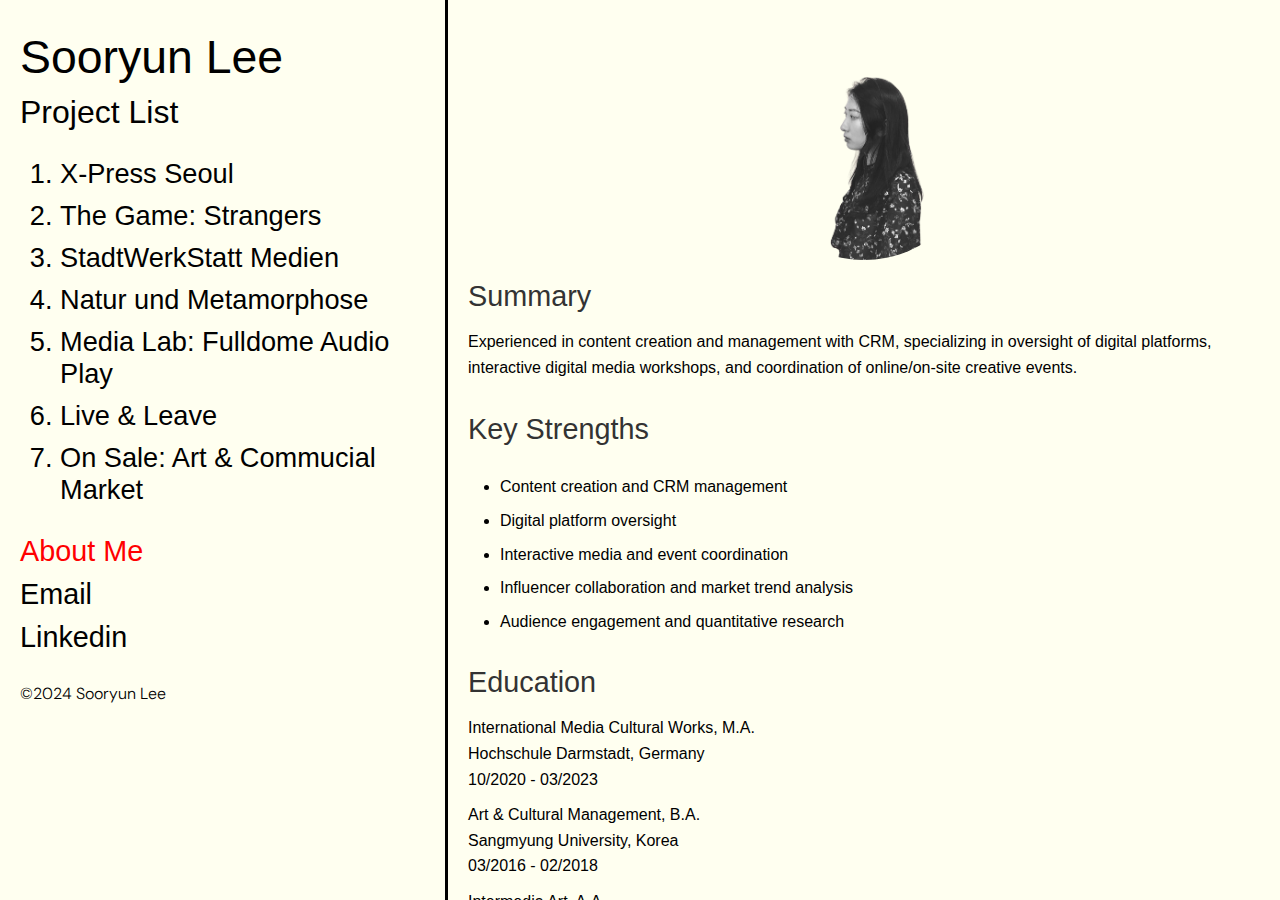
<file: aboutme.html>
<!DOCTYPE html>
<html lang="en">
<head>
    <!-- Google tag (gtag.js) -->
<script async src="https://www.googletagmanager.com/gtag/js?id=G-XNJ6XD9514"></script>
<script>
  window.dataLayer = window.dataLayer || [];
  function gtag(){dataLayer.push(arguments);}
  gtag('js', new Date());

  gtag('config', 'G-XNJ6XD9514');
</script>


    <meta charset="UTF-8">
    <meta name="viewport" content="width=device-width, initial-scale=1.0">
    <title>Sooryun Lee</title>
    <link rel="stylesheet" href="stylexpress.css">
</head>
<body>
    <button onclick="toggleMenu()" class="hamburger-menu">
        ☰
    </button>
    <div class="container">
        <div class="left-panel">
            <h1>Sooryun Lee</h1>
            <h2><a href="index.html">Project List</a></h2>
                
                <ol>
                    <li><a href="index.html" >X-Press Seoul </a></li>
                    <li><a href="Strangers.html">The Game: Strangers</a></li>
                    <li><a href="stadt.html">StadtWerkStatt Medien</a></li>
                    <li><a href="natur.html">Natur und Metamorphose</a></li>
                    <li><a href="mediaLab.html">Media Lab: Fulldome Audio Play</a></li>
                    <li><a href="live.html">Live & Leave</a></li>
                    <li><a href="artmarket.html">On Sale: Art & Commucial Market</a></li>
                </ol>
               
           
            <ul>
               
                <li><a href="aboutme.html"  style="color: red;">About Me</a></li>

                
                <li><a href=mailto:“leesooryunn@gmail.com”>Email</a></li>
                <li><a href="https://www.linkedin.com/in/leesooryun" target="_blank" rel="noopener noreferrer">Linkedin</a></li>
            </ul>
            
            <p>©2024 Sooryun Lee</p>
        </div>

        <div class="right-panel">

           

                <img src="image/AboutmeProfile1.png" alt="profile" class="Profilecontainer">
            
           
                <section class="cv-section">
                    <h2>Summary</h2>
                    <p>Experienced in content creation and management with CRM, specializing in oversight of digital platforms, interactive digital media workshops, and coordination of online/on-site creative events.</p>
                </section>
                
                <section class="cv-section">
                    <h2>Key Strengths</h2>
                    <ul class="skills">
                        <li>Content creation and CRM management</li>
                        <li>Digital platform oversight</li>
                        <li>Interactive media and event coordination</li>
                        <li>Influencer collaboration and market trend analysis</li>
                        <li>Audience engagement and quantitative research</li>
                    </ul>
                </section>
                
                <section class="cv-section">
                    <h2>Education</h2>
                    <p>International Media Cultural Works, M.A.<br>Hochschule Darmstadt, Germany<br>10/2020 - 03/2023</p>
                    <p>Art & Cultural Management, B.A.<br>Sangmyung University, Korea<br>03/2016 - 02/2018</p>
                    <p>Intermedia Art, A.A.<br>Kaywon University of Art & Design, Sangmyung University, Korea<br>Mar 2016 - Feb 2018</p>
                </section>
                
                <section class="cv-section">
                    <h2>Experience</h2>
                    <div class="experience-item">
                        <h3>Operation Manager</h3>
                        <p>Avocado Communications GmbH, Berlin<br>05/2023 - 11/2023</p>
                        <p>Managing digital marketing and logistics for product promotion and influencer collaboration.</p>
                    </div>
                   
                    <div class="experience-item">
                        <h3>Production Assistant</h3>
                        <p>Arsenal – Institut für Film und Videokunst e.V.<br>07/2021 - 09/2021</p>
                        <p>Supported film festival operations, managing creative assets and coordinating guest logistics.</p>
                    </div>
                    <div class="experience-item">
                        <h3>Evaluation Researcher</h3>
                        <p>KIMA Corp.<br>10/2018 - 12/2018</p>
                        <p>Conducted evaluations and reports on cultural events to improve audience engagement and communication.</p>
                    </div>
                    <div class="experience-item">
                        <h3>Visitor Assistant</h3>
                        <p>National Library of Korea - Archives and Media Museum<br>02/2017 - 12/2017 Seoul</p>
                        <p>Facilitated interactive activities and tours, enhancing visitor experience and engagement.</p>
                    </div>
                </section>

                <section class="cv-section">
                    <h2>Language</h2>
                    <ul>
                        <li>English: Fluent</li>
                        <li>Deutsch: B2 </li>
                        <li>Korean: Native</li>
                       
                    </ul>
                    <br>
                    <br>
                </section>


                
            </div>
            
            
                
        
    </div>
    <script src="script.js"></script>
  
    
   
</body>
</html>
</file>
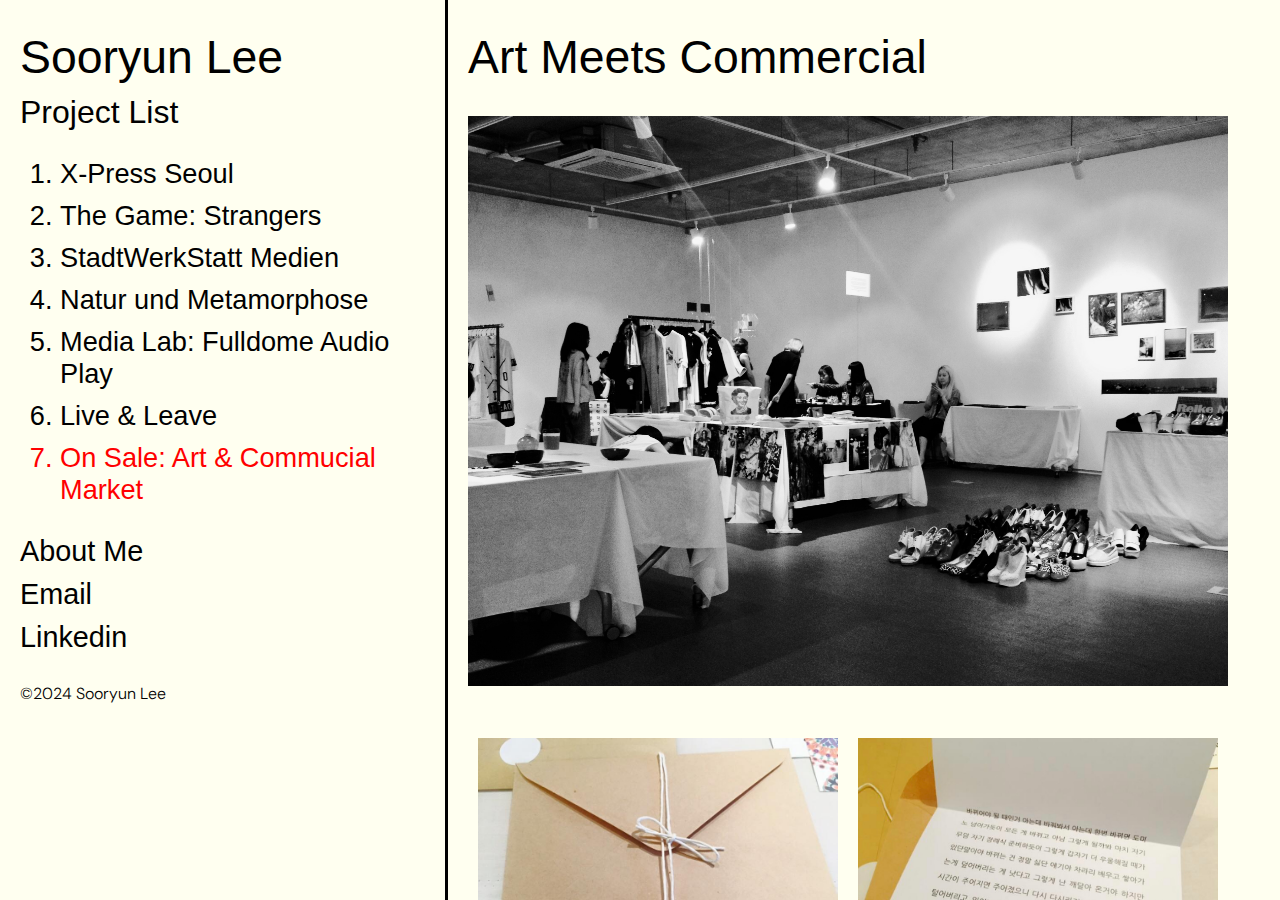
<file: artmarket.html>
<!DOCTYPE html>
<html lang="en">
<head>
    <!-- Google tag (gtag.js) -->
<script async src="https://www.googletagmanager.com/gtag/js?id=G-XNJ6XD9514"></script>
<script>
  window.dataLayer = window.dataLayer || [];
  function gtag(){dataLayer.push(arguments);}
  gtag('js', new Date());

  gtag('config', 'G-XNJ6XD9514');
</script>


    <meta charset="UTF-8">
    <meta name="viewport" content="width=device-width, initial-scale=1.0">
    <title>Sooryun Lee</title>
    <link rel="stylesheet" href="stylexpress.css">
</head>
<body>
    <button onclick="toggleMenu()" class="hamburger-menu">
        ☰
    </button>
    <div class="container">
        <div class="left-panel">
            <h1>Sooryun Lee</h1>
            <h2><a href="index.html">Project List</a></h2>
            <ol>
                <li><a href="index.html">X-Press Seoul </a></li>
                <li><a href="Strangers.html">The Game: Strangers</a></li>
                <li><a href="stadt.html">StadtWerkStatt Medien</a></li>
                <li><a href="natur.html">Natur und Metamorphose</a></li>
                <li><a href="mediaLab.html">Media Lab: Fulldome Audio Play</a></li>
                <li><a href="live.html">Live & Leave</a></li>
                <li style="color: red;"><a href="artmarket.html" style="color: red;">On Sale: Art & Commucial Market</a></li>
               
            </ol>
           
            <ul>
                <li><a href="aboutme.html">About Me</a></li>
                <li><a href=mailto:“leesooryunn@gmail.com”>Email</a></li>
                <li><a href="https://www.linkedin.com/in/leesooryun" target="_blank" rel="noopener noreferrer">Linkedin</a></li>

            </ul>
            <p>©2024 Sooryun Lee</p>
          </div>

      <div class="right-panel">
           
                <h1>Art Meets Commercial</h1>
                <div class="imageFullContainer">
                    <img src="image/artmarket.JPG" alt="BlueSquare artmarket">
                </div>
                <div class="imagecontainer">
                    <img src="image/artmarket1.jpg" alt="Exhibition product">
                    <img src="image/artmarket2.jpg" alt="Exhibition product">
    
                </div>
    
                <section>
                  <strong><em>
                  Location: Seoul, Korea<br>
                    Role: Art Product design<br></em></strong>
                    
                    <p>
                      The project "Selling Sentiment"(Original: 감성팔이) was an art market project I participated in as part of a seminar assignment. <br>
                      It was initially conceived as a feature for a magazine. 
                      In this project, I created art-commercial products by collecting anonymous participants' stories on online.</p>
                      
                      <p>
                      Each selected piece was given an emotionally resonant and exaggerated title, which I then inscribed on the envelope of a sealed letter to be sold. 
                      The objective was to captivate and entertain by assigning compelling and emotionally charged titles to the diverse range of submissions, 
                      effectively merchandising sentiment.
                    </p>
                </section>

            <section>
              
              
            <br>
            <br>
            <!-- Add more sections as needed -->
        </div>
      </div>

      <script src="script.js"></script>
    
</body>
</html>
</file>
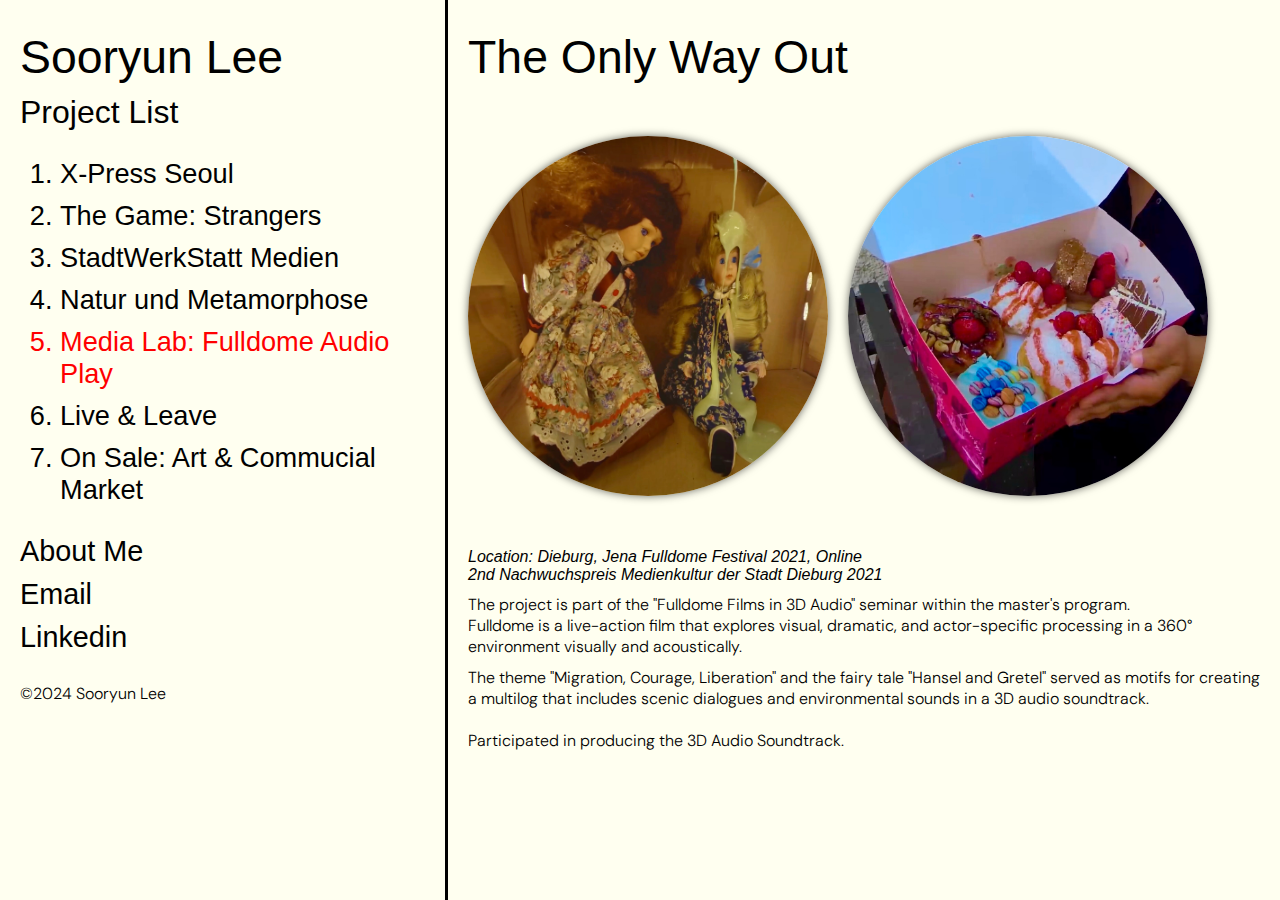
<file: mediaLab.html>
<!DOCTYPE html>
<html lang="en">
<head>
    <!-- Google tag (gtag.js) -->
<script async src="https://www.googletagmanager.com/gtag/js?id=G-XNJ6XD9514"></script>
<script>
  window.dataLayer = window.dataLayer || [];
  function gtag(){dataLayer.push(arguments);}
  gtag('js', new Date());

  gtag('config', 'G-XNJ6XD9514');
</script>


    <meta charset="UTF-8">
    <meta name="viewport" content="width=device-width, initial-scale=1.0">
    <title>Sooryun Lee</title>
    <link rel="stylesheet" href="stylexpress.css">
</head>
<body>
    <button onclick="toggleMenu()" class="hamburger-menu">
        ☰
    </button>
    <div class="container">
        <div class="left-panel">
            <h1>Sooryun Lee</h1>
            <h2><a href="index.html">Project List</a></h2>
            <ol>
                <li><a href="index.html">X-Press Seoul </a></li>
                <li><a href="Strangers.html">The Game: Strangers</a></li>
                <li><a href="stadt.html">StadtWerkStatt Medien</a></li>
                <li><a href="natur.html">Natur und Metamorphose</a></li>
                <li style="color: red;"><a href="mediaLab.html" style="color: red;">Media Lab: Fulldome Audio Play</a></li>
                <li><a href="live.html">Live & Leave</a></li>
                <li><a href="artmarket.html">On Sale: Art & Commucial Market</a></li>
               
            </ol>
           
            <ul>
                <li><a href="aboutme.html">About Me</a></li>
                <li><a href=mailto:“leesooryunn@gmail.com”>Email</a></li>
                <li><a href="https://www.linkedin.com/in/leesooryun" target="_blank" rel="noopener noreferrer">Linkedin</a></li>
                

            </ul>
            <p>©2024 Sooryun Lee</p>
        </div>

        <div class="right-panel">
           
                <h1>The Only Way Out</h1>
               
                <div class="imagecontainer">
                    <img src="image/fulldomeVideo1.jpeg" alt="fulldomeVideo image" class="roundimage">
                    <img src="image/fulldomeVideo2.jpeg" alt="fulldomeVideo image" class="roundimage">
    
                    <br>
                </div>
    



                <section>
                  <strong><em>
                  Location: Dieburg, Jena Fulldome Festival 2021, Online<br>
                  2nd Nachwuchspreis Medienkultur der Stadt Dieburg 2021<br></em></strong>
                    
                    <p>
                      The project is part of the "Fulldome Films in 3D Audio" seminar within the master's program. <br>
                      Fulldome is a live-action film that explores visual, dramatic, and actor-specific processing in a 360° environment visually and acoustically.</p>


                      <p>
                      The theme "Migration, Courage, Liberation" and the fairy tale "Hansel and Gretel" served as motifs for creating a multilog that includes scenic dialogues and environmental sounds in a 3D audio soundtrack.
                      <br>
                      <br>
                      Participated in producing the 3D Audio Soundtrack.</p>
                      
                    </section>
                <br>

            <section>
              <div class="imageFullContainer">
              <iframe width="560" height="315" src="https://www.youtube.com/embed/EYfMGQjyF-I?si=IdBB-RB8JQ064F1D" title="YouTube video player" frameborder="0" allow="accelerometer; autoplay; clipboard-write; encrypted-media; gyroscope; picture-in-picture; web-share" allowfullscreen></iframe>
              </div>
            </section>

            


            
            <br>
            <br>
            <!-- Add more sections as needed -->
        </div>
    </div>

    <script src="script.js"></script>
    
</body>
</html>
</file>
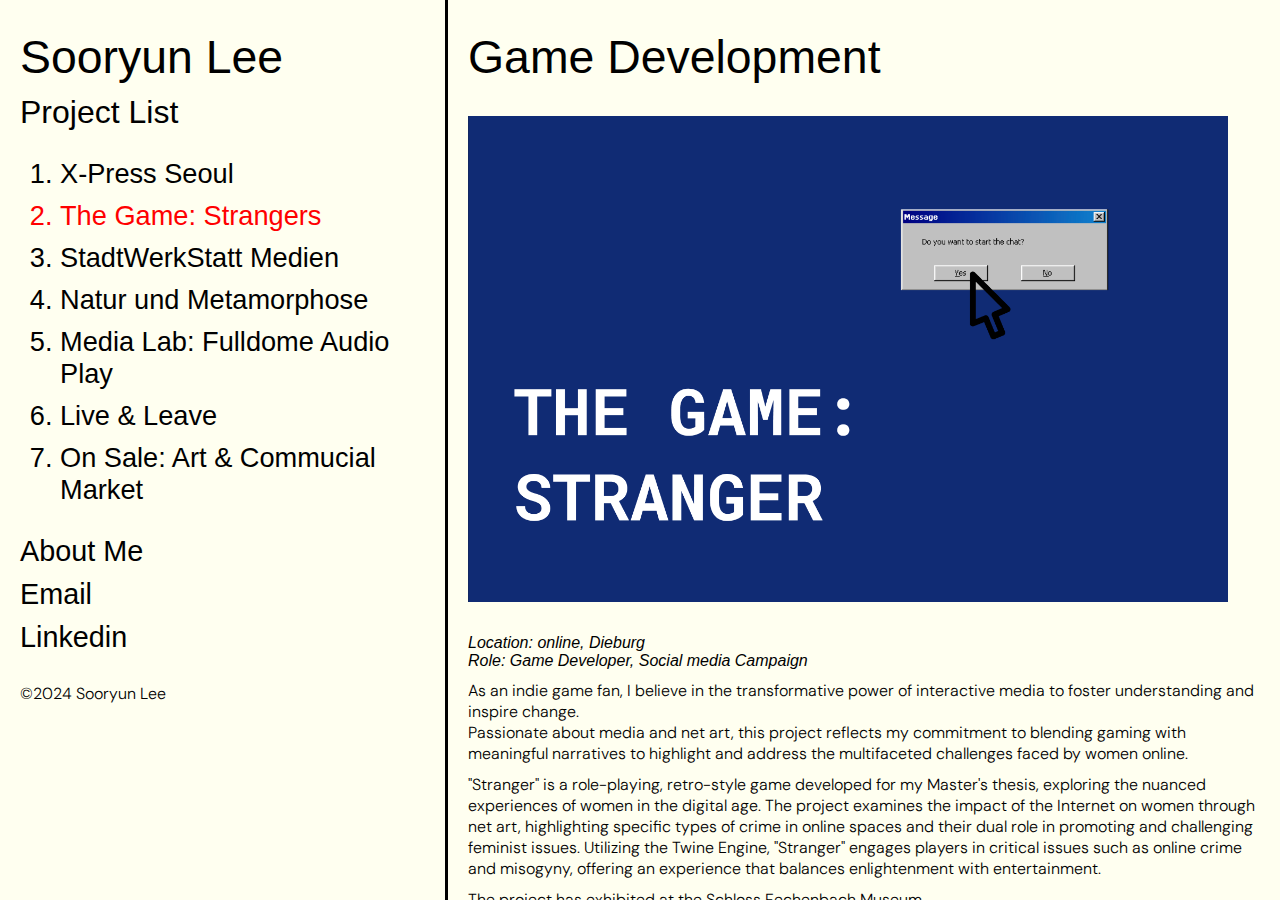
<file: Strangers.html>
<!DOCTYPE html>
<html lang="en">
<head>
    <!-- Google tag (gtag.js) -->
<script async src="https://www.googletagmanager.com/gtag/js?id=G-XNJ6XD9514"></script>
<script>
  window.dataLayer = window.dataLayer || [];
  function gtag(){dataLayer.push(arguments);}
  gtag('js', new Date());

  gtag('config', 'G-XNJ6XD9514');
</script>


    <meta charset="UTF-8">
    <meta name="viewport" content="width=device-width, initial-scale=1.0">
    <title>Sooryun Lee</title>
    <link rel="stylesheet" href="stylexpress.css">
</head>
<body>
    <button onclick="toggleMenu()" class="hamburger-menu">
        ☰
    </button>
    <div class="container">
        <div class="left-panel">
            <h1>Sooryun Lee</h1>
            <h2><a href="index.html">Project List</a></h2>
            <ol>
                <li><a href="index.html">X-Press Seoul </a></li>
                <li style="color: red;"><a href="Strangers.html" style="color: red;">The Game: Strangers</a></li>
                <li><a href="stadt.html">StadtWerkStatt Medien</a></li>
                <li><a href="natur.html">Natur und Metamorphose</a></li>
                <li><a href="mediaLab.html">Media Lab: Fulldome Audio Play</a></li>

                <li><a href="live.html">Live & Leave</a></li>
                <li><a href="artmarket.html">On Sale: Art & Commucial Market</a></li>
               
            </ol>
           
            <ul>
                <li><a href="aboutme.html">About Me</a></li>
                <li><a href=mailto:“leesooryunn@gmail.com”>Email</a></li>
                <li><a href="https://www.linkedin.com/in/leesooryun" target="_blank" rel="noopener noreferrer">Linkedin</a></li>

            </ul>
            <p>©2024 Sooryun Lee</p>
        </div>

        <div class="right-panel">
           
                <h1>Game Development</h1>
                <div class="imageFullContainer">
                    <img src="image/StrangersMain.png" alt="Strangers" id="StrangerMain">
                </div>



                <section>
                    <strong><em> Location: online, Dieburg<br>
                    Role: Game Developer, Social media Campaign<br></strong></em>
                    
                    <p>
                        As an indie game fan, I believe in the transformative power of interactive media to foster understanding and inspire change. 
                        <br>Passionate about media and net art, this project reflects my commitment to blending gaming with meaningful narratives
                         to highlight and address the multifaceted challenges faced by women online.
                        </p>
                         
                         <p>"Stranger" is a role-playing, retro-style game developed for my Master's thesis, 
                            exploring the nuanced experiences of women in the digital age. The project examines the impact of the Internet on women through net art, 
                            highlighting specific types of crime in online spaces and their dual role in promoting and challenging feminist issues. 
                            Utilizing the Twine Engine, "Stranger" engages players in critical issues such as online crime and misogyny, 
                            offering an experience that balances enlightenment with entertainment.
                        </p>
                            
                            <p>The project has exhibited at the Schloss Fechenbach Museum.
                                </p>
                </section>
                <br>

            <section>
                <h1>On Social Media</h1>

               
            </section>
            <div class="imagecontainer">
                <img id="mainImage" src="image/strangersIG.jpg" alt="Stranger Instagram">
                <img id="secondaryImage" src="image/StrangersDP.png" alt="Stranger Instagram 2">
            </div>
            Click the icon on the background!

            <section>
                <p>
                The social media campaign for this project draws inspiration from 90s net art projects and successful Instagram campaigns. 
                I have utilized Instagram's tagging function to mimic the experience of clicking a link on a website.
            </p>

                <p>Each post is designed to function as if it were opening files or folders, or visiting a website, 
                and each is connected to another account. This innovative approach is inspired by the Ebay Korea Escape Room project on Instagram.
                </p>
            </section>
            <br>
            <section>
              

               
            </section>
            <br>
            <br>
            <!-- Add more sections as needed -->
        </div>
    </div>
    <script src="script1.js"></script>
</body>
</html>
</file>
<file: stylexpress.css>
* {
    box-sizing: border-box;
}


  @font-face {
    font-family: 'DM_Sans';
    src: url('DMSans_18pt-Light.ttf') format('truetype');
    font-weight: normal;
    font-style: normal;
  }

  @font-face {
    font-family: 'DM_Sans';
    src: url('DMSans_18pt-LightItalic.ttf') format('truetype');
    font-weight: normal;
    font-style: italic;
  }

  @import url('https://fonts.googleapis.com/css2?family=DM+Sans:ital,opsz,wght@0,9..40,100..1000;1,9..40,100..1000&family=Montserrat:ital,wght@0,100..900;1,100..900&family=Oswald:wght@200..700&family=Roboto:ital,wght@0,100;0,300;0,400;0,500;0,700;0,900;1,100;1,300;1,400;1,500;1,700;1,900&family=Titillium+Web:ital,wght@0,200;0,300;0,400;0,600;0,700;0,900;1,200;1,300;1,400;1,600;1,700&display=swap');

  @import url('https://fonts.googleapis.com/css2?family=DM+Sans:ital,opsz,wght@0,9..40,100..1000;1,9..40,100..1000&family=Montserrat:ital,wght@0,100..900;1,100..900&family=Nanum+Gothic+Coding&family=Oswald:wght@200..700&family=Poppins:ital,wght@0,100;0,200;0,300;0,400;0,500;0,600;0,700;0,800;0,900;1,100;1,200;1,300;1,400;1,500;1,600;1,700;1,800;1,900&family=Roboto:ital,wght@0,100;0,300;0,400;0,500;0,700;0,900;1,100;1,300;1,400;1,500;1,700;1,900&family=Titillium+Web:ital,wght@0,200;0,300;0,400;0,600;0,700;0,900;1,200;1,300;1,400;1,600;1,700&display=swap');



body, html {
    margin: 0;
    padding: 0;
    height: 100%;
    font-family: "Poppins", sans-serif;
    font-weight: 100;
    font-style: normal;}
  
    p {
      font-family: 'DM_Sans', sans-serif;}

a {
    position: relative;
    color: black;
    text-decoration-line:  none;

  /*   text-decoration-line: underline; */
  /*   text-decoration-line: overline; */
  /*   text-decoration-line: line-through; */
  /*   text-decoration-line: underline line-through overline; */
  }


a::before {

    content: '';
    position: absolute;
    width: 100%;
    height: 4px;
    border-radius: 4px;
    background-color: #18272F;
    bottom: 0;
    left: 0;
    transform-origin: right;
    transform: scaleX(0);
    transition: transform .3s ease-in-out;
  }

a:hover::before {
  transform-origin: left;
  transform: scaleX(1);
}

 /* -----------Hover-------------- */


.container {
    display: flex;
    height: 100vh;
}

.left-panel {
    width: 35%;
    position: fixed; /* Stay in place when scrolled */
    overflow-y: auto; /* Enable scrolling if content is taller than the screen */
    left: 0;
    top: 0;
    bottom: 0;
    padding: 20px;
    background-color: ivory; /* Light grey background */
    border-right: solid;

}

.right-panel {
  
    width: 65%;
    margin-left: 35%; /* Offset by the width of the left panel */
    overflow-y: auto; /* Enable scrolling */
    padding: 20px;
    height: 100vh;
    background-color: ivory; /* White background */
    
}



/* Mobile styles */

/* Hide hamburger menu on larger screens */
.hamburger-menu {
  display: none; /* Start by hiding the button */
  position: fixed;
  top: 20px;
  right: 20px;
  background-color: transparent;
  border: solid;
  border-radius: 50%;
  font-size: 30px;
  cursor: pointer;
  z-index: 3; /* Ensure it's above other content */
}



@media (max-width: 767px) {

  .hamburger-menu {
    display: block; /* Only display the button on small screens */
}



  .left-panel {
      position: fixed;
      width: 100%; /* Sidebar takes up less than full width */
      height: 100%; /* Full screen height */
      transform: translateX(-100%); /* Start off-screen */
      z-index: 2; /* Ensure it lays over the main content */
      transition: left 0.3s; /* Smooth sliding effect */
  }

  .right-panel {
      width: 100%; /* Use full screen width */
      margin-left: 0; /* Align with the screen edge */
  }

  /* When the menu is active (you'll need JS to toggle this class) */
  .left-panel.active {
    left: 0; /* Slide in */
      transform: translateX(0); /* Slide in */
  }
}








 /* -----------+++++++++++panel slide++++++-------------- */

 

 /* -----------+++++++++++panel slide end ++++++-------------- */

strong {
  font-family: "DM Sans", sans-serif;
  font-optical-sizing: auto;
  font-weight: 400;
  font-style: normal;
}



h1 {
    font-size: 2.9rem;
    padding-bottom: 0;
    font-family: "Poppins", sans-serif;
  font-weight: 300;
  font-style: normal;
  z-index: 100; /* Ensure the left panel stays on top */

}

h2 {
    font-size: 2rem;
    font-family: "Poppins", sans-serif;
  font-weight: 300;
  font-style: normal;
}

ul {
    list-style-type: none; /* Remove default bullet points */
    padding: 0;
    font-size: 1.8rem;
}

ol {
    font-size: 1.7rem;
}

li {
    margin-bottom: 10px;
}
ul li {
    margin-bottom: 10px; /* Space out the list items */
}

h1, h2, p {
    margin: 10px 0;
}

section {
    margin-left: 0;
}




.imageFullContainer {
    display: flex; /* Keeps existing flex settings */
    justify-content: center; /* Centers images within the containers */
    align-items: center; /* Vertically centers images if necessary */
    flex-wrap: nowrap; /* Keeps existing wrapping settings */
    max-width: 100%; /* Keeps existing width settings */
    margin: 2rem; /* Ensures both have the same margin */
    margin-left: 0;
   

}


.imagecontainer {
    display: flex; /* Keeps existing flex settings */
    justify-content: center; /* Centers images within the containers */
    align-items: center; /* Vertically centers images if necessary */
    flex-wrap: nowrap; /* Keeps existing wrapping settings */
    max-width: 100%; /* Keeps existing width settings */
    margin: 2rem; /* Ensures both have the same margin */
    padding: 20px;
    gap: 20px;
    margin-left: 0;



}


.imagecontainer img {
    max-width: 50%; /* Each image can take up to half the container's width */
    height: auto; /* Maintain aspect ratio */
    max-height: auto; /* Adjust based on your needs, keeps image within viewport height */

    /* Other existing styles */
    

}

.roundimage {
    border-radius: 50%; /* Makes the image fully round */
    width: auto; /* Adjust based on your requirements */
    height: auto; /* Adjust based on your requirements */
    object-fit: cover; /* Ensures the image covers the area without stretching */
    max-width: 80%; /* Ensures the image is not bigger than its container */
    box-shadow: 0 0 8px rgba(0, 0, 0, 0.6); /* Optional: Adds some depth */
    margin: 0; /* Reset margin to ensure no extra space */
    transform: scale(1); /* Adjust scale as needed, was 1.1 which enlarges the image */
}

.imageFullContainer img {
    max-width: 100%; /* Ensures image does not exceed the container's width */
    max-height: auto; /* Adjust based on your needs, keeps image within viewport height */
    height: auto; /* Maintain aspect ratio */
    width: auto;  /* Maintain aspect ratio */
    justify-content: center; /* Center images horizontally */
    align-items: center; /* Align images vertically */
}




#secondaryImage {
  display: none; /* Hide the secondary image initially */
  max-width: 50%; /* Adjust the width as needed */
  height: auto;
  max-height: auto;
  /* Add other styles for the secondary image */
}




/* Adjust this as needed to fit your right panel's width */
.slideshow-container {
    max-width: 80%; /* or another fixed width if necessary */
    position: relative;
    margin: auto;
  }

  /* Next & previous buttons */
.prev, .next {
    cursor: pointer;
    position: absolute;
    top: 50%;
    width: auto;
    margin-top: -22px;
    padding: 16px;
    color: black;
    font-weight: bold;
    font-size: 23px;
    transition: 0.6s ease;
    border-radius: 0 3px 3px 0;
    user-select: none;
    text-decoration-line:  none;

  }
  
  /* Position the "next button" to the right */
  .next {
    right: 0;
    border-radius: 3px 0 0 3px;
  }
  
  /* On hover, add a black background color with a little bit see-through */
  .prev:hover, .next:hover {
    background-color: rgba(253, 229, 203, 0.8);
    text-decoration-line:  none;

  }
  
  /* Caption text */
  .text {
    color: gray;
    font-size: 14px;
    padding: 8px 12px;
    position: absolute;
    bottom: 8px;
    width: 100%;
    text-align: center;
    
  }
  
  /* Number text (1/3 etc) */
  .numbertext {
    color: #f2f2f2;
    font-size: 12px;
    padding: 8px 12px;
    position: absolute;
    top: 0;
  }
  
  /* The dots/bullets/indicators */
  .dot {
    cursor: pointer;
    height: 15px;
    width: 15px;
    margin: 0 2px;
    background-color: #bbb;
    border-radius: 50%;
    display: inline-block;
    transition: background-color 0.6s ease;
  }
  
  .active, .dot:hover {
    background-color: #e2c9c9;
  }
  
  /* Fading animation */
  .fade {
    animation-name: fade;
    animation-duration: 1.5s;
  }
  
  @keyframes fade {
    from {opacity: .4}
    to {opacity: 1}
  }



/* Hide the images by default */
.mySlides {
    display: none;
  }




  hr {
    background: rgba(0, 0, 0, 0.6);
    border: 0;
    height: 2px;
    display: block;
    margin-top: 1rem;
    margin-bottom: 1rem;
    
}




 /* -----------+++++++++++About me other starts ++++++-------------- */





 
 @media (max-width: 768px) {
     .cv-section {
      width: 100%; /* Use full screen width */
      margin-left: 0; /* Align with the screen edge */
     }

     .cv-panel {
      width: 100%; /* Use full screen width */
      margin-left: 0; /* Align with the screen edge */


     }
 }
 

 .Profilecontainer {
  display: block;
  width: 300px;
  max-width: 250px; /* Adjust based on your preference */
  min-width: 200; /* Adjust based on your preference */
  height: auto;
  margin: 0 auto;
  border-radius: 50%;
  padding: 10px;
 }






.cv-panel {
  
  width: 65%; /* Initial state, panel hidden */
  position: fixed;
  right: 0;
  top: 0;
    bottom: 0; /* Align bottom with the page */
  height: 100vh; /* Adjust height based on the space left at the top */
  background-color: ivory; /* Adjust based on your design */
  overflow-y: auto; /* Enable scrolling */
  z-index: 20; /* Ensure it does not overlap the left panel */
  padding-top: 20px; /* Space inside the panel */
  padding: 30px;}



.cv-panel {
  font-family: "Poppins", sans-serif; 
    /* If there are additional styles needed specifically for cv-panel */
}

.cv-section {
    margin-bottom: 2rem; /* Space between sections */
}

.cv-section h2 {
    font-size: 1.8rem; /* Size of section headers */
    font-weight: 500; /* Slightly bolder than normal text but less than bold */
    margin-bottom: 1rem; /* Space below section headers */
    color: #333; /* Dark gray for better readability */
}

.cv-section p, .cv-section li {
    font-family: 'DM Sans', sans-serif; /* Consistency with paragraphs */
    font-size: 1rem; /* Standard font size */
    line-height: 1.6; /* Adequate line spacing for readability */
    margin-bottom: 0.5rem; /* Space between paragraphs or list items */
}

.cv-section ul {
    list-style-type: disc; /* Style of bullet points */
    margin-left: 2rem; /* Indentation of list */
}

.experience-item {
    margin-bottom: 1.5rem; /* Space between different experiences */
}

.experience-item h3 {
    font-size: 1.4rem; /* Slightly larger than normal text for subheadings */
    font-weight: 400; /* Regular weight for subheadings */
    margin-bottom: 0.5rem; /* Space below subheadings */
}

/* Add any additional specific styles for elements within your CV sections here */

/* Adjust the layout for small screens */
</file>
